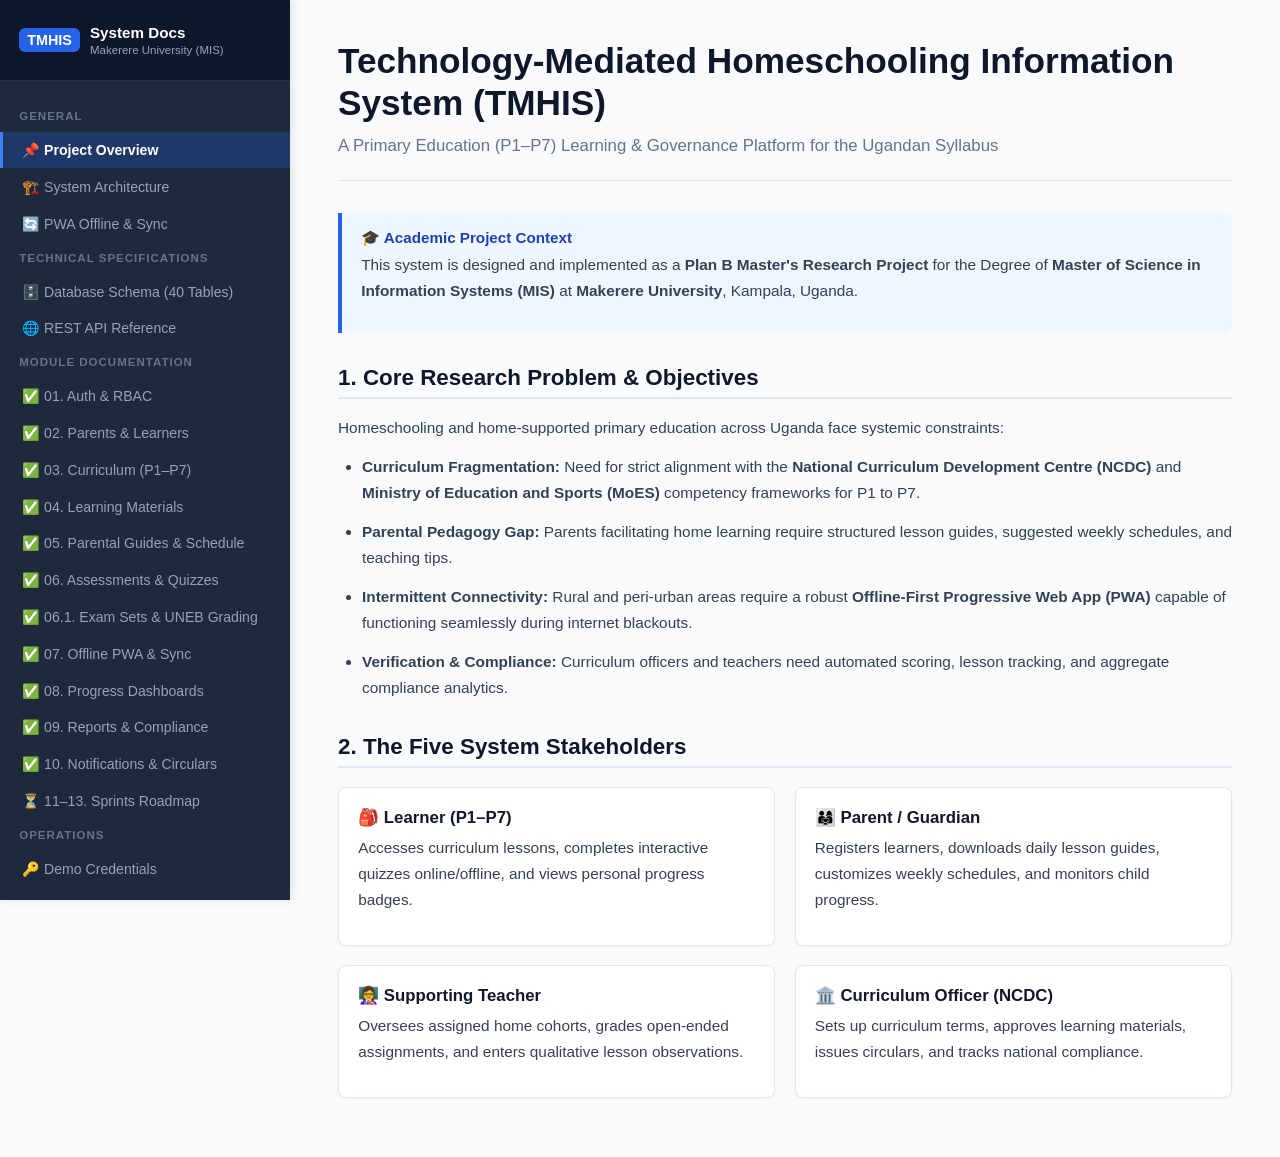
<file: docs/index.html>
<!DOCTYPE html>
<html lang="en">
<head>
    <meta charset="UTF-8">
    <meta name="viewport" content="width=device-width, initial-scale=1.0">
    <title>TMHIS Documentation — Makerere University MIS Project</title>
    <link rel="icon" href="data:image/svg+xml,<svg xmlns=%22http://www.w3.org/2000/svg%22 viewBox=%220 0 100 100%22><text y=%22.9em%22 font-size=%2290%22>📖</text></svg>">
    <style>
        :root {
            --primary: #2563eb;
            --primary-dark: #1d4ed8;
            --primary-light: #eff6ff;
            --secondary: #0f172a;
            --sidebar-bg: #1e293b;
            --sidebar-text: #94a3b8;
            --sidebar-active: #ffffff;
            --sidebar-active-bg: #3b82f6;
            --bg-page: #f8fafc;
            --bg-card: #ffffff;
            --text-main: #1e293b;
            --text-muted: #64748b;
            --border-color: #e2e8f0;
            --code-bg: #0f172a;
            --code-text: #f8fafc;
            --success: #10b981;
            --warning: #f59e0b;
        }

        * {
            box-sizing: border-box;
            margin: 0;
            padding: 0;
            font-family: -apple-system, BlinkMacSystemFont, "Segoe UI", Roboto, Helvetica, Arial, sans-serif;
        }

        body {
            background-color: var(--bg-page);
            color: var(--text-main);
            display: flex;
            min-height: 100vh;
        }

        /* Sidebar */
        aside.sidebar {
            width: 290px;
            background: var(--sidebar-bg);
            color: var(--sidebar-text);
            display: flex;
            flex-direction: column;
            position: fixed;
            top: 0;
            bottom: 0;
            left: 0;
            z-index: 100;
            overflow-y: auto;
            box-shadow: 2px 0 8px rgba(0,0,0,0.1);
        }

        .sidebar-header {
            padding: 1.5rem 1.2rem;
            border-bottom: 1px solid rgba(255,255,255,0.1);
            background: #0f172a;
        }

        .sidebar-brand {
            display: flex;
            align-items: center;
            gap: 10px;
            color: #fff;
            text-decoration: none;
        }

        .sidebar-badge {
            background: #2563eb;
            color: #fff;
            font-weight: 800;
            font-size: 0.9rem;
            padding: 4px 8px;
            border-radius: 6px;
        }

        .sidebar-title {
            font-size: 0.95rem;
            font-weight: 700;
            line-height: 1.2;
        }

        .sidebar-subtitle {
            font-size: 0.72rem;
            color: #94a3b8;
            margin-top: 2px;
        }

        .sidebar-nav {
            padding: 1.2rem 0;
            flex: 1;
        }

        .nav-group-title {
            font-size: 0.72rem;
            text-transform: uppercase;
            letter-spacing: 1px;
            color: #64748b;
            padding: 0.6rem 1.2rem;
            font-weight: 700;
        }

        .nav-link {
            display: flex;
            align-items: center;
            gap: 10px;
            padding: 0.65rem 1.2rem;
            color: var(--sidebar-text);
            text-decoration: none;
            font-size: 0.88rem;
            font-weight: 500;
            transition: all 0.2s;
            border-left: 3px solid transparent;
        }

        .nav-link:hover {
            color: #fff;
            background: rgba(255,255,255,0.05);
        }

        .nav-link.active {
            color: #fff;
            background: rgba(37, 99, 235, 0.25);
            border-left-color: #3b82f6;
            font-weight: 600;
        }

        .sidebar-footer {
            padding: 1.2rem;
            border-top: 1px solid rgba(255,255,255,0.1);
            background: #0f172a;
        }

        .btn-back-app {
            display: flex;
            align-items: center;
            justify-content: center;
            gap: 8px;
            width: 100%;
            padding: 0.6rem;
            background: #2563eb;
            color: #fff;
            text-decoration: none;
            border-radius: 6px;
            font-size: 0.85rem;
            font-weight: 600;
            transition: background 0.2s;
        }
        .btn-back-app:hover { background: #1d4ed8; }

        /* Main Content */
        main.content {
            margin-left: 290px;
            flex: 1;
            padding: 2.5rem 3rem;
            max-width: 1100px;
        }

        .doc-section {
            display: none;
            animation: fadeIn 0.25s ease-in;
        }
        .doc-section.active { display: block; }

        @keyframes fadeIn {
            from { opacity: 0; transform: translateY(6px); }
            to { opacity: 1; transform: translateY(0); }
        }

        /* Typography & Components */
        h1.doc-title {
            font-size: 2.2rem;
            color: var(--secondary);
            margin-bottom: 0.5rem;
            line-height: 1.2;
        }

        .doc-subtitle {
            font-size: 1.05rem;
            color: var(--text-muted);
            margin-bottom: 2rem;
            padding-bottom: 1.2rem;
            border-bottom: 1px solid var(--border-color);
        }

        h2.section-heading {
            font-size: 1.4rem;
            color: var(--secondary);
            margin: 2rem 0 1rem 0;
            padding-bottom: 0.4rem;
            border-bottom: 2px solid #e2e8f0;
            display: flex;
            align-items: center;
            gap: 8px;
        }

        h3.subheading {
            font-size: 1.15rem;
            color: #334155;
            margin: 1.4rem 0 0.6rem 0;
        }

        p, li {
            font-size: 0.96rem;
            line-height: 1.7;
            color: #334155;
            margin-bottom: 0.8rem;
        }

        ul, ol {
            padding-left: 1.5rem;
            margin-bottom: 1rem;
        }

        /* Callout Box */
        .callout {
            background: #eff6ff;
            border-left: 4px solid var(--primary);
            padding: 1rem 1.2rem;
            border-radius: 0 8px 8px 0;
            margin: 1.2rem 0;
        }
        .callout-title {
            font-weight: 700;
            color: #1e40af;
            margin-bottom: 0.3rem;
            font-size: 0.95rem;
        }

        /* Cards & Grids */
        .grid-2 {
            display: grid;
            grid-template-columns: 1fr 1fr;
            gap: 1.2rem;
            margin: 1.2rem 0;
        }

        .card {
            background: var(--bg-card);
            border: 1px solid var(--border-color);
            border-radius: 8px;
            padding: 1.2rem;
            box-shadow: 0 1px 3px rgba(0,0,0,0.05);
        }

        .card h4 {
            font-size: 1.05rem;
            color: var(--secondary);
            margin-bottom: 0.4rem;
        }

        /* Tables */
        .table-responsive {
            overflow-x: auto;
            margin: 1.4rem 0;
            background: #fff;
            border: 1px solid var(--border-color);
            border-radius: 8px;
        }

        table {
            width: 100%;
            border-collapse: collapse;
            font-size: 0.9rem;
            text-align: left;
        }

        th {
            background: #f8fafc;
            padding: 0.8rem 1rem;
            font-weight: 700;
            color: #475569;
            border-bottom: 1px solid var(--border-color);
        }

        td {
            padding: 0.8rem 1rem;
            border-bottom: 1px solid var(--border-color);
            color: #334155;
        }

        tr:last-child td { border-bottom: none; }
        tr:hover { background: #f8fafc; }

        /* Code Blocks */
        pre {
            background: var(--code-bg);
            color: var(--code-text);
            padding: 1.2rem;
            border-radius: 8px;
            overflow-x: auto;
            font-family: Consolas, "Liberation Mono", Courier, monospace;
            font-size: 0.88rem;
            line-height: 1.5;
            margin: 1rem 0;
        }

        code {
            font-family: Consolas, "Liberation Mono", Courier, monospace;
            background: #e2e8f0;
            color: #0f172a;
            padding: 2px 6px;
            border-radius: 4px;
            font-size: 0.88rem;
        }

        pre code {
            background: none;
            color: inherit;
            padding: 0;
        }

        /* Badges */
        .badge {
            display: inline-block;
            font-size: 0.75rem;
            font-weight: 700;
            padding: 3px 8px;
            border-radius: 12px;
            text-transform: uppercase;
        }
        .badge-success { background: #dcfce7; color: #15803d; }
        .badge-pending { background: #fef3c7; color: #b45309; }
        .badge-method { background: #1e40af; color: #fff; padding: 2px 6px; font-size: 0.7rem; border-radius: 4px; }

        /* Mobile Responsive */
        @media (max-width: 900px) {
            aside.sidebar {
                width: 100%;
                height: auto;
                position: relative;
            }
            main.content {
                margin-left: 0;
                padding: 1.5rem;
            }
            body {
                flex-direction: column;
            }
            .grid-2 {
                grid-template-columns: 1fr;
            }
        }
    </style>
</head>
<body>

    <!-- Sidebar Navigation -->
    <aside class="sidebar">
        <div class="sidebar-header">
            <a href="#overview" class="sidebar-brand" onclick="Docs.navigate('overview')">
                <span class="sidebar-badge">TMHIS</span>
                <div>
                    <div class="sidebar-title">System Docs</div>
                    <div class="sidebar-subtitle">Makerere University (MIS)</div>
                </div>
            </a>
        </div>

        <nav class="sidebar-nav">
            <div class="nav-group-title">General</div>
            <a href="#overview" class="nav-link active" onclick="Docs.navigate('overview')">📌 Project Overview</a>
            <a href="#architecture" class="nav-link" onclick="Docs.navigate('architecture')">🏗️ System Architecture</a>
            <a href="#offline-sync" class="nav-link" onclick="Docs.navigate('offline-sync')">🔄 PWA Offline & Sync</a>
            
            <div class="nav-group-title">Technical Specifications</div>
            <a href="#database" class="nav-link" onclick="Docs.navigate('database')">🗄️ Database Schema (40 Tables)</a>
            <a href="#api" class="nav-link" onclick="Docs.navigate('api')">🌐 REST API Reference</a>
            
            <div class="nav-group-title">Module Documentation</div>
            <a href="#mod-01" class="nav-link" onclick="Docs.navigate('mod-01')">✅ 01. Auth & RBAC</a>
            <a href="#mod-02" class="nav-link" onclick="Docs.navigate('mod-02')">✅ 02. Parents & Learners</a>
            <a href="#mod-03" class="nav-link" onclick="Docs.navigate('mod-03')">✅ 03. Curriculum (P1–P7)</a>
            <a href="#mod-04" class="nav-link" onclick="Docs.navigate('mod-04')">✅ 04. Learning Materials</a>
            <a href="#mod-05" class="nav-link" onclick="Docs.navigate('mod-05')">✅ 05. Parental Guides & Schedule</a>
            <a href="#mod-06" class="nav-link" onclick="Docs.navigate('mod-06')">✅ 06. Assessments & Quizzes</a>
            <a href="#mod-06-1" class="nav-link" onclick="Docs.navigate('mod-06-1')">✅ 06.1. Exam Sets & UNEB Grading</a>
            <a href="#mod-07" class="nav-link" onclick="Docs.navigate('mod-07')">✅ 07. Offline PWA & Sync</a>
            <a href="#mod-08" class="nav-link" onclick="Docs.navigate('mod-08')">✅ 08. Progress Dashboards</a>
            <a href="#mod-09" class="nav-link" onclick="Docs.navigate('mod-09')">✅ 09. Reports & Compliance</a>
            <a href="#mod-10" class="nav-link" onclick="Docs.navigate('mod-10')">✅ 10. Notifications & Circulars</a>
            <a href="#mod-roadmap" class="nav-link" onclick="Docs.navigate('mod-roadmap')">⏳ 11–13. Sprints Roadmap</a>
            
            <div class="nav-group-title">Operations</div>
            <a href="#credentials" class="nav-link" onclick="Docs.navigate('credentials')">🔑 Demo Credentials</a>
        </nav>

        <div class="sidebar-footer">
            <a href="/" class="btn-back-app">← Back to TMHIS Web App</a>
        </div>
    </aside>

    <!-- Main Content Area -->
    <main class="content">

        <!-- SECTION: OVERVIEW -->
        <section id="sec-overview" class="doc-section active">
            <h1 class="doc-title">Technology-Mediated Homeschooling Information System (TMHIS)</h1>
            <p class="doc-subtitle">A Primary Education (P1–P7) Learning & Governance Platform for the Ugandan Syllabus</p>

            <div class="callout">
                <div class="callout-title">🎓 Academic Project Context</div>
                <p>This system is designed and implemented as a <strong>Plan B Master's Research Project</strong> for the Degree of <strong>Master of Science in Information Systems (MIS)</strong> at <strong>Makerere University</strong>, Kampala, Uganda.</p>
            </div>

            <h2 class="section-heading">1. Core Research Problem & Objectives</h2>
            <p>Homeschooling and home-supported primary education across Uganda face systemic constraints:</p>
            <ul>
                <li><strong>Curriculum Fragmentation:</strong> Need for strict alignment with the <strong>National Curriculum Development Centre (NCDC)</strong> and <strong>Ministry of Education and Sports (MoES)</strong> competency frameworks for P1 to P7.</li>
                <li><strong>Parental Pedagogy Gap:</strong> Parents facilitating home learning require structured lesson guides, suggested weekly schedules, and teaching tips.</li>
                <li><strong>Intermittent Connectivity:</strong> Rural and peri-urban areas require a robust <strong>Offline-First Progressive Web App (PWA)</strong> capable of functioning seamlessly during internet blackouts.</li>
                <li><strong>Verification & Compliance:</strong> Curriculum officers and teachers need automated scoring, lesson tracking, and aggregate compliance analytics.</li>
            </ul>

            <h2 class="section-heading">2. The Five System Stakeholders</h2>
            <div class="grid-2">
                <div class="card">
                    <h4>🎒 Learner (P1–P7)</h4>
                    <p>Accesses curriculum lessons, completes interactive quizzes online/offline, and views personal progress badges.</p>
                </div>
                <div class="card">
                    <h4>👨‍👩‍👧 Parent / Guardian</h4>
                    <p>Registers learners, downloads daily lesson guides, customizes weekly schedules, and monitors child progress.</p>
                </div>
                <div class="card">
                    <h4>👩‍🏫 Supporting Teacher</h4>
                    <p>Oversees assigned home cohorts, grades open-ended assignments, and enters qualitative lesson observations.</p>
                </div>
                <div class="card">
                    <h4>🏛️ Curriculum Officer (NCDC)</h4>
                    <p>Sets up curriculum terms, approves learning materials, issues circulars, and tracks national compliance.</p>
                </div>
            </div>
        </section>

        <!-- SECTION: ARCHITECTURE -->
        <section id="sec-architecture" class="doc-section">
            <h1 class="doc-title">System Architecture</h1>
            <p class="doc-subtitle">Decoupled API-First Layered Architecture with Offline-First Client Shell</p>

            <h2 class="section-heading">Architectural Overview</h2>
            <pre><code>┌─────────────────────────────────────────────────────────────────────────┐
│                           CLIENT LAYER (PWA)                            │
│                                                                         │
│  ┌───────────────────────┐  ┌────────────────────────────────────────┐  │
│  │    Service Worker     │  │           Application Shell            │  │
│  │ (Cache Storage Assets)│  │      (Responsive Single Page App)      │  │
│  └───────────────────────┘  └────────────────────────────────────────┘  │
│                                                 │                       │
│  ┌──────────────────────────────────────────────┴────────────────────┐  │
│  │                     Client Storage & State Engine                 │  │
│  │  - IndexedDB: Cached lessons, syllabus metadata, quiz questions   │  │
│  │  - Local Sync Queue: Pending offline mutations + UUID keys         │  │
│  │  - Network State Monitor: Automatic reconnection & sync flush     │  │
│  └──────────────────────────────────────┬────────────────────────────┘  │
└─────────────────────────────────────────┼───────────────────────────────┘
                                          │ HTTPS JSON API (REST)
                                          ▼
┌─────────────────────────────────────────────────────────────────────────┐
│                    APPLICATION LAYER (PHP 8.2 MVC)                      │
│                                                                         │
│  ┌───────────────────────────────────────────────────────────────────┐  │
│  │ Middleware Pipeline: Auth (Session/Bearer), RBAC, Rate Limiting   │  │
│  └──────────────────────────────────┬────────────────────────────────┘  │
│                                     ▼                                   │
│  ┌───────────────────────────────────────────────────────────────────┐  │
│  │ Controllers (Route dispatching, Input validation, JSON Responses) │  │
│  └──────────────────────────────────┬────────────────────────────────┘  │
│                                     ▼                                   │
│  ┌───────────────────────────────────────────────────────────────────┐  │
│  │ Domain & Service Logic:                                           │  │
│  │  - Server-Authoritative Auto-Scoring Engine                       │  │
│  │  - Idempotent Sync Processor (UUID de-duplication)                │  │
│  │  - Parent-Child / Teacher-Learner Boundary Authorization          │  │
│  │  - Curriculum Coverage & Compliance Computation                   │  │
│  │  - Comprehensive Audit Logger                                     │  │
│  └──────────────────────────────────┬────────────────────────────────┘  │
│                                     ▼                                   │
│  ┌───────────────────────────────────────────────────────────────────┐  │
│  │ Models & Data Layer (PDO Prepared Statements, ACID Transactions)  │  │
│  └──────────────────────────────────┬────────────────────────────────┘  │
└─────────────────────────────────────┼───────────────────────────────────┘
                                      ▼
                      ┌───────────────────────────────┐
                      │    MySQL 8.0 (InnoDB, JSON)    │
                      └───────────────────────────────┘</code></pre>

            <h2 class="section-heading">Key Backend Design Patterns</h2>
            <ul>
                <li><strong>Front Controller & Dynamic Router:</strong> All requests route through <code>index.php</code> and <code>Router.php</code> with parameter extraction.</li>
                <li><strong>Singleton Database Connection:</strong> Enforces strict PDO prepared statements, UTF-8 charset, and Kampala (+03:00) session timezone.</li>
                <li><strong>Standard Response Formatter:</strong> Unified JSON envelopes with proper HTTP status codes.</li>
                <li><strong>Layered Middleware:</strong> Enforces authentication, role barriers, and rate-limiting before requests reach business logic.</li>
            </ul>
        </section>

        <!-- SECTION: OFFLINE & SYNC -->
        <section id="sec-offline-sync" class="doc-section">
            <h1 class="doc-title">PWA Offline Mode & Sync Protocol</h1>
            <p class="doc-subtitle">Ensuring uninterrupted home education during power and internet outages</p>

            <h2 class="section-heading">1. Service Worker & Application Shell</h2>
            <p>The Service Worker (<code>sw.js</code>) intercepts all asset requests. It uses a <strong>Cache-First with Network Fallback</strong> strategy for UI assets (HTML, CSS, JS, fonts) and a <strong>Network-First with Offline JSON fallback</strong> for API endpoints.</p>

            <h2 class="section-heading">2. IndexedDB Client Storage</h2>
            <p>While offline, the application stores:</p>
            <ul>
                <li>Downloaded P1–P7 lesson text, worksheets, and teacher notes.</li>
                <li>Assessment quizzes and questions.</li>
                <li>Learner answers and offline attempt progress.</li>
                <li>Local FIFO Synchronization Queue.</li>
            </ul>

            <h2 class="section-heading">3. Idempotent Synchronization Algorithm</h2>
            <div class="callout">
                <div class="callout-title">🔒 Idempotency Guarantee</div>
                <p>Every mutation performed offline receives a unique client UUID (<code>client_transaction_uuid</code>). If a network timeout occurs during sync and the client retries, the server recognizes the UUID and returns the previous acknowledgment without duplicate processing.</p>
            </div>

            <ol>
                <li>Client detects internet restoration via <code>window.addEventListener('online')</code>.</li>
                <li>Sync lock is acquired to prevent concurrent sync races.</li>
                <li>Client sends oldest pending queue mutation to <code>/api/sync</code>.</li>
                <li>Server checks UUID in <code>sync_log</code> table:
                    <ul>
                        <li>If processed previously: returns stored ACK immediately.</li>
                        <li>If new: validates payload, verifies authorization, recalculates scores, and commits in an ACID transaction.</li>
                    </ul>
                </li>
                <li>Client receives ACK and removes item from local IndexedDB queue.</li>
            </ol>
        </section>

        <!-- SECTION: DATABASE -->
        <section id="sec-database" class="doc-section">
            <h1 class="doc-title">Database Schema & Dictionary</h1>
            <p class="doc-subtitle">MySQL 8.0 Relational Design with 40 Tables, Foreign Keys, and Views</p>

            <div class="table-responsive">
                <table>
                    <thead>
                        <tr>
                            <th>Category</th>
                            <th>Tables</th>
                            <th>Description</th>
                        </tr>
                    </thead>
                    <tbody>
                        <tr>
                            <td><strong>Identity & RBAC</strong></td>
                            <td><code>users</code>, <code>roles</code>, <code>permissions</code>, <code>role_permissions</code>, <code>user_permissions</code>, <code>password_resets</code></td>
                            <td>Authentication, role mappings, hashed tokens, lockout counters.</td>
                        </tr>
                        <tr>
                            <td><strong>Stakeholders</strong></td>
                            <td><code>parents</code>, <code>learners</code>, <code>teachers</code>, <code>curriculum_officers</code></td>
                            <td>Actor profiles, phone numbers, districts, subject specialties.</td>
                        </tr>
                        <tr>
                            <td><strong>Curriculum (P1–P7)</strong></td>
                            <td><code>classes</code>, <code>subjects</code>, <code>curriculum_terms</code>, <code>lessons</code>, <code>learner_subjects</code></td>
                            <td>Primary classes, subject definitions, lesson competencies.</td>
                        </tr>
                        <tr>
                            <td><strong>Materials & Guides</strong></td>
                            <td><code>learning_materials</code>, <code>material_versions</code>, <code>parental_guides</code>, <code>parental_guide_versions</code></td>
                            <td>Educational assets, version approval workflows, parental walkthroughs.</td>
                        </tr>
                        <tr>
                            <td><strong>Assessments</strong></td>
                            <td><code>assessments</code>, <code>assessment_questions</code>, <code>assessment_options</code>, <code>assessment_attempts</code>, <code>assessment_answers</code>, <code>assessment_results</code></td>
                            <td>Formative & summative tests, auto-scoring, rubrics, question banks.</td>
                        </tr>
                        <tr>
                            <td><strong>Offline & Audit</strong></td>
                            <td><code>devices</code>, <code>sync_queue</code>, <code>sync_log</code>, <code>learning_activities</code>, <code>notifications</code>, <code>messages</code>, <code>message_threads</code>, <code>audit_trail</code></td>
                            <td>Sync tracking with UUID idempotency, activity logs, system audit.</td>
                        </tr>
                    </tbody>
                </table>
            </div>
        </section>

        <!-- SECTION: API REFERENCE -->
        <section id="sec-api" class="doc-section">
            <h1 class="doc-title">REST API Reference</h1>
            <p class="doc-subtitle">Standardized JSON endpoints with role authorization</p>

            <h2 class="section-heading">Standard Response Envelope</h2>
            <pre><code>{
  "success": true,
  "data": { ... },
  "message": "Operation completed successfully.",
  "errors": []
}</code></pre>

            <h2 class="section-heading">Authentication Endpoints</h2>
            <div class="table-responsive">
                <table>
                    <thead>
                        <tr>
                            <th>Method</th>
                            <th>Endpoint</th>
                            <th>Description</th>
                            <th>Auth</th>
                        </tr>
                    </thead>
                    <tbody>
                        <tr>
                            <td><span class="badge badge-method">POST</span></td>
                            <td><code>/api/auth/login</code></td>
                            <td>Email/password sign-in with lockout protection</td>
                            <td>Public</td>
                        </tr>
                        <tr>
                            <td><span class="badge badge-method">POST</span></td>
                            <td><code>/api/auth/register-parent</code></td>
                            <td>Parent self-registration and family initialization</td>
                            <td>Public</td>
                        </tr>
                        <tr>
                            <td><span class="badge badge-method">GET</span></td>
                            <td><code>/api/auth/me</code></td>
                            <td>Retrieve current authenticated user and permissions</td>
                            <td>Bearer / Session</td>
                        </tr>
                        <tr>
                            <td><span class="badge badge-method">POST</span></td>
                            <td><code>/api/auth/logout</code></td>
                            <td>Terminate session and invalidate tokens</td>
                            <td>Bearer / Session</td>
                        </tr>
                        <tr>
                            <td><span class="badge badge-method">POST</span></td>
                            <td><code>/api/auth/forgot-password</code></td>
                            <td>Generate 1-hour single-use password reset token</td>
                            <td>Public</td>
                        </tr>
                        <tr>
                            <td><span class="badge badge-method">POST</span></td>
                            <td><code>/api/auth/reset-password</code></td>
                            <td>Reset password using verified token</td>
                            <td>Public</td>
                        </tr>
                        <tr>
                            <td><span class="badge badge-method">POST</span></td>
                            <td><code>/api/auth/change-password</code></td>
                            <td>Change password with old password verification</td>
                            <td>Bearer / Session</td>
                        </tr>
                        <tr>
                            <td><span class="badge badge-method">POST</span></td>
                            <td><code>/api/auth/update-avatar</code></td>
                            <td>Upload image file (max 4MB) or set URL for user profile photo</td>
                            <td>Bearer / Session</td>
                        </tr>
                        <tr>
                            <td><span class="badge badge-method">POST</span></td>
                            <td><code>/api/auth/update-profile</code></td>
                            <td>Update user full name and role-specific contact details</td>
                            <td>Bearer / Session</td>
                        </tr>
                    </tbody>
                </table>
            </div>

            <h2 class="section-heading">Administration Endpoints</h2>
            <div class="table-responsive">
                <table>
                    <thead>
                        <tr>
                            <th>Method</th>
                            <th>Endpoint</th>
                            <th>Description</th>
                            <th>Required Role</th>
                        </tr>
                    </thead>
                    <tbody>
                        <tr>
                            <td><span class="badge badge-method">GET</span></td>
                            <td><code>/api/admin/users</code></td>
                            <td>Paginated user list with full names, role badges, and status filters</td>
                            <td><code>administrator</code></td>
                        </tr>
                        <tr>
                            <td><span class="badge badge-method">POST</span></td>
                            <td><code>/api/admin/users</code></td>
                            <td>Create teacher, officer, parent, or admin account with full name</td>
                            <td><code>administrator</code></td>
                        </tr>
                        <tr>
                            <td><span class="badge badge-method">GET</span></td>
                            <td><code>/api/admin/users/{id}</code></td>
                            <td>Retrieve detailed user account and actor profile attributes</td>
                            <td><code>administrator</code></td>
                        </tr>
                        <tr>
                            <td><span class="badge badge-method">PUT</span></td>
                            <td><code>/api/admin/users/{id}</code></td>
                            <td>Edit user information, status, and role profile details</td>
                            <td><code>administrator</code></td>
                        </tr>
                        <tr>
                            <td><span class="badge badge-method">PATCH</span></td>
                            <td><code>/api/admin/users/{id}/status</code></td>
                            <td>Set user status (active, suspended, inactive)</td>
                            <td><code>administrator</code></td>
                        </tr>
                        <tr>
                            <td><span class="badge badge-method">POST</span></td>
                            <td><code>/api/admin/users/{id}/reset-password</code></td>
                            <td>Immediately override and reset user password with audit log</td>
                            <td><code>administrator</code></td>
                        </tr>
                        <tr>
                            <td><span class="badge badge-method">POST</span></td>
                            <td><code>/api/admin/users/{id}/unlock</code></td>
                            <td>Unlock account locked from consecutive failed login attempts</td>
                            <td><code>administrator</code></td>
                        </tr>
                        <!-- Module 02: Parents & Learners -->
                        <tr>
                            <td><span class="badge badge-method">GET</span></td>
                            <td><code>/api/parent/classes</code></td>
                            <td>List primary school classes (P1–P7) with age guidelines & subject counts</td>
                            <td><code>parent</code>, <code>admin</code>, <code>officer</code></td>
                        </tr>
                        <tr>
                            <td><span class="badge badge-method">GET</span></td>
                            <td><code>/api/parent/learners</code></td>
                            <td>List registered home learners with class, age, and active subject counts</td>
                            <td><code>parent</code>, <code>admin</code>, <code>teacher</code></td>
                        </tr>
                        <tr>
                            <td><span class="badge badge-method">POST</span></td>
                            <td><code>/api/parent/learners</code></td>
                            <td>Register new child, enforce duplicate guard, and auto-allocate class subjects</td>
                            <td><code>parent</code>, <code>admin</code></td>
                        </tr>
                        <tr>
                            <td><span class="badge badge-method">GET</span></td>
                            <td><code>/api/parent/learners/{id}</code></td>
                            <td>Retrieve complete learner profile, enrolled subjects & weekly hours</td>
                            <td><code>parent</code> (owner), <code>admin</code></td>
                        </tr>
                        <tr>
                            <td><span class="badge badge-method">PUT</span></td>
                            <td><code>/api/parent/learners/{id}</code></td>
                            <td>Update child demographics, photo URL, special needs, or promote class (auto re-align subjects)</td>
                            <td><code>parent</code> (owner), <code>admin</code></td>
                        </tr>
                        <tr>
                            <td><span class="badge badge-method">POST</span></td>
                            <td><code>/api/parent/learners/{id}/avatar</code></td>
                            <td>Upload student photo (JPG/PNG/WEBP/GIF $\le$ 4MB), save to uploads, update learner & sync linked user</td>
                            <td><code>parent</code> (owner), <code>admin</code></td>
                        </tr>
                        <tr>
                            <td><span class="badge badge-method">PATCH</span></td>
                            <td><code>/api/parent/learners/{id}/status</code></td>
                            <td>Deactivate / activate learner preserving historical progress</td>
                            <td><code>parent</code> (owner), <code>admin</code></td>
                        </tr>
                        <tr>
                            <td><span class="badge badge-method">POST</span></td>
                            <td><code>/api/parent/learners/{id}/create-login</code></td>
                            <td>Generate standalone student credentials for upper primary learners (P4–P7)</td>
                            <td><code>parent</code> (owner), <code>admin</code></td>
                        </tr>
                        <tr>
                            <td><span class="badge badge-method">GET</span></td>
                            <td><code>/api/parent/profile</code></td>
                            <td>Fetch parent extended homeschooling family demographics (NIN, District, Experience)</td>
                            <td><code>parent</code></td>
                        </tr>
                        <tr>
                            <td><span class="badge badge-method">PUT</span></td>
                            <td><code>/api/parent/profile</code></td>
                            <td>Update parent homeschooling household profile</td>
                            <td><code>parent</code></td>
                        </tr>
                        <!-- Module 03: Curriculum Management (P1–P7) -->
                        <tr>
                            <td><span class="badge badge-method">GET</span></td>
                            <td><code>/api/curriculum/classes</code></td>
                            <td>List all primary school classes (P1–P7) with subject counts, lesson counts, and weekly hours</td>
                            <td>Authenticated (All roles)</td>
                        </tr>
                        <tr>
                            <td><span class="badge badge-method">GET</span></td>
                            <td><code>/api/curriculum/classes/{id}/subjects</code></td>
                            <td>List active curriculum subjects under a primary class with lesson counts</td>
                            <td>Authenticated (All roles)</td>
                        </tr>
                        <tr>
                            <td><span class="badge badge-method">GET</span></td>
                            <td><code>/api/curriculum/subjects/{id}</code></td>
                            <td>Retrieve single subject details, weekly hours, and description</td>
                            <td>Authenticated (All roles)</td>
                        </tr>
                        <tr>
                            <td><span class="badge badge-method">GET</span></td>
                            <td><code>/api/curriculum/subjects/{id}/lessons</code></td>
                            <td>Retrieve ordered, sequenced lessons for a subject with search query & status filters</td>
                            <td>Authenticated (All roles)</td>
                        </tr>
                        <tr>
                            <td><span class="badge badge-method">GET</span></td>
                            <td><code>/api/curriculum/lessons/{id}</code></td>
                            <td>Retrieve single lesson with duration, objectives, and NCDC syllabus version</td>
                            <td>Authenticated (All roles)</td>
                        </tr>
                        <tr>
                            <td><span class="badge badge-method">POST</span></td>
                            <td><code>/api/officer/subjects</code></td>
                            <td>Create new curriculum subject with class allocation, weekly hours, and language</td>
                            <td><code>curriculum_officer</code>, <code>administrator</code></td>
                        </tr>
                        <tr>
                            <td><span class="badge badge-method">PUT</span></td>
                            <td><code>/api/officer/subjects/{id}</code></td>
                            <td>Update curriculum subject metadata, hours, and description</td>
                            <td><code>curriculum_officer</code>, <code>administrator</code></td>
                        </tr>
                        <tr>
                            <td><span class="badge badge-method">POST</span></td>
                            <td><code>/api/officer/lessons</code></td>
                            <td>Create sequenced lesson with auto-sequence numbering and class consistency check</td>
                            <td><code>curriculum_officer</code>, <code>administrator</code></td>
                        </tr>
                        <tr>
                            <td><span class="badge badge-method">PUT</span></td>
                            <td><code>/api/officer/lessons/{id}</code></td>
                            <td>Update lesson title, duration minutes, version tag, and competencies</td>
                            <td><code>curriculum_officer</code>, <code>administrator</code></td>
                        </tr>
                        <tr>
                            <td><span class="badge badge-method">POST</span></td>
                            <td><code>/api/officer/lessons/{id}/retire</code></td>
                            <td>Toggle soft-retirement status of a lesson (active / retired)</td>
                            <td><code>curriculum_officer</code>, <code>administrator</code></td>
                        </tr>
                        <tr>
                            <td><span class="badge badge-method">POST</span></td>
                            <td><code>/api/officer/lessons/reorder</code></td>
                            <td>Batch reorder sequence numbers for all lessons within a subject</td>
                            <td><code>curriculum_officer</code>, <code>administrator</code></td>
                        </tr>
                    </tbody>
                </table>
            </div>
        </section>

        <!-- SECTION: MODULE 01 -->
        <section id="sec-mod-01" class="doc-section">
            <h1 class="doc-title">Module 01: Authentication, Users & RBAC</h1>
            <p class="doc-subtitle">Status: <span class="badge badge-success">Completed & Tested</span></p>

            <h2 class="section-heading">1. Implementation Summary</h2>
            <ul>
                <li><strong>Role-Based Access Control (RBAC):</strong> Strict 5-role hierarchy (<code>administrator</code>, <code>curriculum_officer</code>, <code>teacher</code>, <code>parent</code>, <code>learner</code>) enforced at both API route middleware and UI rendering layers.</li>
                <li><strong>Session & Security Governance:</strong> Password hashing via <code>PASSWORD_BCRYPT</code> (cost factor 12), time-limited single-use password reset tokens (60 min expiry), and progressive account lockout after 5 consecutive failed login attempts.</li>
                <li><strong>Administrative User Management:</strong> Dedicated administrative control center supporting account creation, status toggles (active, suspended, inactive), role changes, and immediate password reset overrides with audit logging.</li>
                <li><strong>Immutable Audit Logging:</strong> Structured security audit trail capturing user IDs, target IDs, action codes, IP addresses, and before/after metadata snapshots for governance compliance.</li>
            </ul>

            <h2 class="section-heading">2. Verification & Automated Test Suite</h2>
            <p>Run the Module 01 automated test runner (19/19 tests passing):</p>
            <pre><code>php tests/test_sprint0_sprint1.php</code></pre>
        </section>

        <!-- SECTION: MODULE 02 -->
        <section id="sec-mod-02" class="doc-section">
            <h1 class="doc-title">Module 02: Parent, Family & Learner Management</h1>
            <p class="doc-subtitle">Status: <span class="badge badge-success">Completed & Tested</span></p>

            <h2 class="section-heading">1. Implementation Summary</h2>
            <ul>
                <li><strong>Ugandan Primary Curriculum (NCDC P1–P7) Subjects Seeding:</strong> All 53 national standard subjects for Primary 1 through Primary 7 seeded into database with weekly hours, instruction language, and subject codes.</li>
                <li><strong>Student Photographs & Circular Avatars:</strong> Full support for uploading high-resolution learner photographs (JPG, PNG, WEBP, GIF, SVG $\le$ 4MB) during registration and editing with real-time circular preview, graceful fallback initials, and automated topbar avatar synchronization for linked student user accounts.</li>
                <li><strong>Automatic Subject Allocation:</strong> When a child is registered into any class (P1–P7), all active syllabus subjects for that class are automatically enrolled in <code>learner_subjects</code> in a single database transaction.</li>
                <li><strong>Religious Education Customization:</strong> Supports selecting <strong>Christian Religious Education (CRE)</strong> vs. <strong>Islamic Religious Education (IRE)</strong> tracks upon enrollment.</li>
                <li><strong>Duplicate Learner Guard:</strong> Strict multi-column uniqueness check on <code>(parent_id, full_name, date_of_birth)</code> preventing accidental duplicate registrations while permitting same names under different families.</li>
                <li><strong>Special Learning Needs Accommodations:</strong> Structured capture of accommodations (extra quiz time, high-contrast visual aids, dyscalculia support) to automatically feed downstream lesson delivery and assessment timers.</li>
                <li><strong>Class Level Promotion & Realignment:</strong> Promoting a child from e.g. P3 to P4 seamlessly deactivates old subjects and auto-enrolls new class subjects while preserving historical records.</li>
                <li><strong>Optional Standalone Student Login:</strong> Parents can provision independent login credentials (role: <code>learner</code>) for upper primary children (P4–P7) to complete quizzes and read lessons independently.</li>
                <li><strong>Multi-Tenant Data Isolation:</strong> Parents are strictly restricted to their own children; teachers access assigned cohorts; administrators maintain global audit oversight.</li>
                <li><strong>Parent Extended Profile:</strong> Management of Ugandan National ID (NIN), District, Household Size, and Homeschooling Experience level.</li>
            </ul>

            <h2 class="section-heading">2. Verification & Automated Test Suite</h2>
            <p>Run the Module 02 automated test runner (15/15 tests passing):</p>
            <pre><code>php tests/test_sprint2_learners.php</code></pre>
        </section>

        <!-- SECTION: MODULE 03 -->
        <section id="sec-mod-03" class="doc-section">
            <h1 class="doc-title">Module 03: Curriculum Management (P1–P7)</h1>
            <p class="doc-subtitle">Status: <span class="badge badge-success">Completed & Verified (15/15 Tests Passing)</span></p>

            <div class="callout" style="margin: 1.25rem 0;">
                <div class="callout-title">🇺🇬 Uganda National Curriculum Alignment</div>
                <p>This module implements the <strong>National Curriculum Development Centre (NCDC)</strong> and <strong>Ministry of Education and Sports (MoES)</strong> Primary School Competency-Based Curriculum framework, spanning all 7 primary school grades (Primary One through Primary Seven).</p>
            </div>

            <h2 class="section-heading">1. Pedagogical Cycle & Curriculum Architecture</h2>
            <p>The TMHIS curriculum engine models the distinct pedagogical divisions of the Ugandan primary education cycle:</p>
            
            <div class="table-responsive" style="margin: 1rem 0;">
                <table>
                    <thead>
                        <tr>
                            <th>Phase</th>
                            <th>Class Levels</th>
                            <th>Age Guideline</th>
                            <th>Instruction Language</th>
                            <th>Pedagogical Focus & Core Subjects</th>
                        </tr>
                    </thead>
                    <tbody>
                        <tr>
                            <td><strong>Lower Primary (Thematic)</strong></td>
                            <td>Primary 1 – Primary 3 (P1–P3)</td>
                            <td>6 – 9 years</td>
                            <td>Local Language / English</td>
                            <td>Thematic learning (School, Home, Community, Health, Weather), Literacy 1 & 2, Mathematics & Numeracy, Local Language (e.g. Luganda), Religious Education (CRE/IRE), and CAPE.</td>
                        </tr>
                        <tr>
                            <td><strong>Transition Year</strong></td>
                            <td>Primary 4 (P4)</td>
                            <td>9 – 10 years</td>
                            <td>English Language</td>
                            <td>Transition from thematic instruction to structured subject areas: English, Mathematics, Integrated Science, Social Studies (SST), Religious Education, and Kiswahili.</td>
                        </tr>
                        <tr>
                            <td><strong>Upper Primary (Subject-Based)</strong></td>
                            <td>Primary 5 – Primary 7 (P5–P7)</td>
                            <td>10 – 13+ years</td>
                            <td>English Language</td>
                            <td>Advanced subject competencies preparing for national Primary Leaving Examinations (PLE): English, Mathematics, Integrated Science, Social Studies, CRE/IRE, and Kiswahili.</td>
                        </tr>
                    </tbody>
                </table>
            </div>

            <h2 class="section-heading">2. Implemented Features & Technical Architecture</h2>
            <ul>
                <li><strong>NCDC Syllabus Seeding (Version <code>NCDC-2026.1</code>):</strong> Seeded <strong>224 active, sequenced lessons</strong> across 53+ subjects for all 7 primary classes, complete with duration, version identifiers, and competency-based milestone statements.</li>
                <li><strong>Strict Class-Subject Consistency Guard:</strong> Database and API enforcement guarantees that every lesson belongs strictly to the same class level as its parent subject (<code>lesson.class_id === subject.class_id</code>), preventing cross-level anomalies.</li>
                <li><strong>Learner Curriculum Boundary Isolation:</strong> Strict boundary isolation ensuring that learners enrolled in a specific class (e.g., P4) cannot access or leak lessons and quizzes from other classes (e.g., P5), verified by automated security tests.</li>
                <li><strong>Collision-Free Sequence Reordering:</strong> Two-phase batch sequence reordering with offset shifting (`UPDATE ... SET sequence_number = sequence_number + 100000`), guaranteeing zero unique constraint collisions on <code>(subject_id, sequence_number)</code> during lesson moves.</li>
                <li><strong>Soft-Retirement & Historical Data Preservation:</strong> Deprecating outdated or superseded lessons marks them as <code>retired</code> while preserving learner historical quiz scores, progress logs, and audit trails.</li>
                <li><strong>Officer & Administrator Authoring Suite:</strong> Intuitive authoring modals in the PWA enabling curriculum officers to create/update subjects, add/edit sequenced lessons, modify durations, and reorder teaching pathways.</li>
                <li><strong>Real-Time PWA Curriculum Explorer:</strong> User-friendly interface with class-level tabs (P1–P7), subject cards with weekly hours, sequenced lesson timelines, and instant keyword searching across topics and competencies.</li>
            </ul>

            <h2 class="section-heading">3. Module 03 REST Endpoints Reference</h2>
            <div class="table-responsive">
                <table>
                    <thead>
                        <tr>
                            <th>Method</th>
                            <th>Endpoint Route</th>
                            <th>Purpose & Description</th>
                            <th>Access Control (RBAC)</th>
                        </tr>
                    </thead>
                    <tbody>
                        <tr>
                            <td><span class="badge badge-method">GET</span></td>
                            <td><code>/api/curriculum/classes</code></td>
                            <td>List all primary classes (P1–P7) with subject counts, lesson counts, and total weekly hours</td>
                            <td>Authenticated (All roles)</td>
                        </tr>
                        <tr>
                            <td><span class="badge badge-method">GET</span></td>
                            <td><code>/api/curriculum/classes/{id}/subjects</code></td>
                            <td>List active curriculum subjects under a primary class with lesson counts</td>
                            <td>Authenticated (All roles)</td>
                        </tr>
                        <tr>
                            <td><span class="badge badge-method">GET</span></td>
                            <td><code>/api/curriculum/subjects/{id}</code></td>
                            <td>Retrieve metadata, weekly hours, and description for a single subject</td>
                            <td>Authenticated (All roles)</td>
                        </tr>
                        <tr>
                            <td><span class="badge badge-method">GET</span></td>
                            <td><code>/api/curriculum/subjects/{id}/lessons</code></td>
                            <td>Retrieve ordered, sequenced lessons with live search queries & status filters</td>
                            <td>Authenticated (All roles)</td>
                        </tr>
                        <tr>
                            <td><span class="badge badge-method">GET</span></td>
                            <td><code>/api/curriculum/lessons/{id}</code></td>
                            <td>Retrieve single lesson with duration, objectives, and NCDC syllabus version</td>
                            <td>Authenticated (All roles)</td>
                        </tr>
                        <tr>
                            <td><span class="badge badge-method">POST</span></td>
                            <td><code>/api/officer/subjects</code></td>
                            <td>Create new curriculum subject with class allocation, weekly hours, and language</td>
                            <td><code>curriculum_officer</code>, <code>administrator</code></td>
                        </tr>
                        <tr>
                            <td><span class="badge badge-method">PUT</span></td>
                            <td><code>/api/officer/subjects/{id}</code></td>
                            <td>Update curriculum subject metadata, hours, and description</td>
                            <td><code>curriculum_officer</code>, <code>administrator</code></td>
                        </tr>
                        <tr>
                            <td><span class="badge badge-method">POST</span></td>
                            <td><code>/api/officer/lessons</code></td>
                            <td>Create sequenced lesson with auto-sequence numbering and class consistency check</td>
                            <td><code>curriculum_officer</code>, <code>administrator</code></td>
                        </tr>
                        <tr>
                            <td><span class="badge badge-method">PUT</span></td>
                            <td><code>/api/officer/lessons/{id}</code></td>
                            <td>Update lesson title, duration minutes, version tag, and competencies</td>
                            <td><code>curriculum_officer</code>, <code>administrator</code></td>
                        </tr>
                        <tr>
                            <td><span class="badge badge-method">POST</span></td>
                            <td><code>/api/officer/lessons/{id}/retire</code></td>
                            <td>Toggle soft-retirement status of a lesson (active / retired)</td>
                            <td><code>curriculum_officer</code>, <code>administrator</code></td>
                        </tr>
                        <!-- Module 04: Learning Materials & Digital Content Delivery -->
                        <tr>
                            <td><span class="badge badge-method">GET</span></td>
                            <td><code>/api/materials</code></td>
                            <td>List learning materials with filters (class, subject, lesson, type, status, search, pagination)</td>
                            <td>Authenticated (All roles)</td>
                        </tr>
                        <tr>
                            <td><span class="badge badge-method">GET</span></td>
                            <td><code>/api/materials/{id}</code></td>
                            <td>Retrieve material metadata with full version audit trail and SHA-256 hashes</td>
                            <td>Authenticated (All roles)</td>
                        </tr>
                        <tr>
                            <td><span class="badge badge-method">GET</span></td>
                            <td><code>/api/materials/{id}/download</code></td>
                            <td>Securely stream or download digital asset file (up to 300 MB)</td>
                            <td>Authenticated (All roles)</td>
                        </tr>
                        <tr>
                            <td><span class="badge badge-method">POST</span></td>
                            <td><code>/api/officer/materials</code></td>
                            <td>Upload new digital learning asset (up to 300 MB) with server MIME check and SHA-256 checksum</td>
                            <td><code>curriculum_officer</code>, <code>administrator</code></td>
                        </tr>
                        <tr>
                            <td><span class="badge badge-method">PUT</span></td>
                            <td><code>/api/officer/materials/{id}</code></td>
                            <td>Update material title, description, type, and lesson mapping</td>
                            <td><code>curriculum_officer</code>, <code>administrator</code></td>
                        </tr>
                        <tr>
                            <td><span class="badge badge-method">POST</span></td>
                            <td><code>/api/officer/materials/{id}/new-version</code></td>
                            <td>Upload revised file edition (up to 300 MB), computing SHA-256 and incrementing version</td>
                            <td><code>curriculum_officer</code>, <code>administrator</code></td>
                        </tr>
                        <tr>
                            <td><span class="badge badge-method">POST</span></td>
                            <td><code>/api/officer/materials/{id}/submit</code></td>
                            <td>Submit draft material for formal curriculum review</td>
                            <td><code>curriculum_officer</code>, <code>administrator</code></td>
                        </tr>
                        <tr>
                            <td><span class="badge badge-method">POST</span></td>
                            <td><code>/api/officer/materials/{id}/approve</code></td>
                            <td>Approve and publish material for national homeschool distribution</td>
                            <td><code>curriculum_officer</code>, <code>administrator</code></td>
                        </tr>
                        <tr>
                            <td><span class="badge badge-method">POST</span></td>
                            <td><code>/api/officer/materials/{id}/retire</code></td>
                            <td>Toggle active / retired lifecycle status</td>
                            <td><code>curriculum_officer</code>, <code>administrator</code></td>
                        </tr>
                    </tbody>
                </table>
            </div>
        </section>

        <!-- SECTION: MODULE 01 -->
        <section id="sec-mod-01" class="doc-section">
            <h1 class="doc-title">Module 01: Authentication, User Accounts & RBAC</h1>
            <p class="doc-subtitle">Identity verification, password governance, and role-based access control</p>
            <div class="callout"><div class="callout-title">Sprint 1 Status: Completed ✅</div><p>19 automated test assertions passing.</p></div>
        </section>

        <!-- SECTION: MODULE 02 -->
        <section id="sec-mod-02" class="doc-section">
            <h1 class="doc-title">Module 02: Parent, Family & Learner Management</h1>
            <p class="doc-subtitle">Household onboarding, child enrollment, student photos, and upper primary logins</p>
            <div class="callout"><div class="callout-title">Sprint 2 Status: Completed ✅</div><p>15 automated test assertions passing.</p></div>
        </section>

        <!-- SECTION: MODULE 03 -->
        <section id="sec-mod-03" class="doc-section">
            <h1 class="doc-title">Module 03: Curriculum Management (P1–P7) & Sequenced Lessons</h1>
            <p class="doc-subtitle">National Curriculum Development Centre (NCDC) Syllabus Architecture</p>

            <div class="callout">
                <div class="callout-title">Sprint 3 Status: Completed ✅</div>
                <p>Curriculum class scaffolding (P1–P7), subject allocations, sequenced lessons, competency framework, and reordering engine are active and validated.</p>
            </div>

            <h2 class="section-heading">1. Architectural Principles</h2>
            <p>Module 03 implements Uganda's national primary curriculum standard with the following guarantees:</p>
            <ul>
                <li><strong>Strict Hierarchy:</strong> Every curriculum unit is strictly bound: <code>Class (P1–P7) &rarr; Subject &rarr; Sequenced Lesson</code>.</li>
                <li><strong>Class Consistency Validation:</strong> Subject creation and lesson allocation prevent cross-class contamination.</li>
                <li><strong>Sequential Numbering:</strong> Lessons within each subject are sequentially ordered (<code>#1, #2, #3...</code>) with gapless reordering.</li>
                <li><strong>Soft Lifecycle Retirement:</strong> Curriculum revisions preserve historical learner completion records.</li>
            </ul>

            <h2 class="section-heading">2. Verification & Automated Tests</h2>
            <pre><code>php tests/test_sprint3_curriculum.php</code></pre>
        </section>

        <!-- SECTION: MODULE 04 -->
        <section id="sec-mod-04" class="doc-section">
            <h1 class="doc-title">Module 04: Learning Materials & Digital Content Delivery</h1>
            <p class="doc-subtitle">Multi-Format Digital Assets • 300 MB High-Capacity Uploads • Cryptographic SHA-256 Versioning</p>

            <div class="callout">
                <div class="callout-title">Sprint 4 Status: Completed ✅</div>
                <p>High-capacity upload engine (expanded to <strong>300 MB</strong>), non-destructive SHA-256 versioning engine, multi-format media streaming (PDF, DOCX, MP4, WebM, MP3, WAV, PNG, SVG, ZIP), curriculum hierarchy delivery boundaries, and full lifecycle approval workflow are active and verified across 15/15 test assertions.</p>
            </div>

            <h2 class="section-heading">1. Core Architectural Capabilities</h2>
            <div style="display:grid; grid-template-columns: repeat(auto-fit, minmax(280px, 1fr)); gap:1rem; margin-top:1rem;">
                <div class="card" style="padding:1.2rem;">
                    <h3 style="font-size:1.05rem; margin-top:0;">📦 300 MB Upload Engine</h3>
                    <p style="font-size:0.88rem; color:var(--text-muted); margin-top:4px;">
                        Configured via <code>.user.ini</code> with <code>upload_max_filesize = 300M</code>, <code>post_max_size = 310M</code>, and <code>memory_limit = 768M</code>. Enforced server-side with strict MIME inspection via <code>finfo</code>.
                    </p>
                </div>
                <div class="card" style="padding:1.2rem;">
                    <h3 style="font-size:1.05rem; margin-top:0;">🛡️ Cryptographic SHA-256 Versioning</h3>
                    <p style="font-size:0.88rem; color:var(--text-muted); margin-top:4px;">
                        Non-destructive versioning engine stores every revision in <code>material_versions</code> with cryptographic SHA-256 checksums, preventing tampering and preserving historical lesson integrity.
                    </p>
                </div>
                <div class="card" style="padding:1.2rem;">
                    <h3 style="font-size:1.05rem; margin-top:0;">🎬 Multi-Format Media Delivery</h3>
                    <p style="font-size:0.88rem; color:var(--text-muted); margin-top:4px;">
                        Native support for <strong>Text/Documents</strong> (PDF, DOCX, EPUB), <strong>Video</strong> (MP4, WebM), <strong>Audio</strong> (MP3, WAV), <strong>Visuals</strong> (PNG, JPG, SVG), and <strong>Interactive</strong> modules (HTML5, ZIP).
                    </p>
                </div>
                <div class="card" style="padding:1.2rem;">
                    <h3 style="font-size:1.05rem; margin-top:0;">🏫 Delivery Boundary Isolation</h3>
                    <p style="font-size:0.88rem; color:var(--text-muted); margin-top:4px;">
                        Strict class-subject-lesson boundary alignment guarantees that homeschooling learners only receive syllabus materials approved for their specific primary grade.
                    </p>
                </div>
            </div>

            <h2 class="section-heading">2. Lifecycle Approval State Machine</h2>
            <p>Every digital syllabus asset progresses through a formal MoES review pipeline:</p>
            <div style="background:var(--bg-card); padding:1rem; border-radius:var(--radius-md); border:1px solid var(--border-color); font-family:monospace; font-size:0.9rem; margin-bottom:1.5rem;">
                [Draft (📝)] &rarr; [Submitted for Review (⏳)] &rarr; [Approved & Published (✅)] &rarr; [Soft-Retired (🚫)]
            </div>

            <h2 class="section-heading">3. Module 04 REST API Endpoints</h2>
            <div class="table-responsive">
                <table>
                    <thead>
                        <tr>
                            <th>Method</th>
                            <th>Endpoint</th>
                            <th>Description</th>
                            <th>Access Scope</th>
                        </tr>
                    </thead>
                    <tbody>
                        <tr>
                            <td><span class="badge badge-method">GET</span></td>
                            <td><code>/api/materials</code></td>
                            <td>List learning materials with filters (class_id, subject_id, lesson_id, type, status, search, page, limit)</td>
                            <td>Authenticated (All roles)</td>
                        </tr>
                        <tr>
                            <td><span class="badge badge-method">GET</span></td>
                            <td><code>/api/materials/{id}</code></td>
                            <td>Retrieve material metadata, file details, and complete SHA-256 version audit history</td>
                            <td>Authenticated (All roles)</td>
                        </tr>
                        <tr>
                            <td><span class="badge badge-method">GET</span></td>
                            <td><code>/api/materials/{id}/download</code></td>
                            <td>Stream or download physical asset file with correct Content-Type & Content-Disposition</td>
                            <td>Authenticated (All roles)</td>
                        </tr>
                        <tr>
                            <td><span class="badge badge-method">POST</span></td>
                            <td><code>/api/officer/materials</code></td>
                            <td>Upload new digital learning asset (up to 300 MB) with server-side finfo MIME check and SHA-256 checksum calculation</td>
                            <td><code>curriculum_officer</code>, <code>administrator</code></td>
                        </tr>
                        <tr>
                            <td><span class="badge badge-method">PUT</span></td>
                            <td><code>/api/officer/materials/{id}</code></td>
                            <td>Update material title, description, type, and lesson alignment</td>
                            <td><code>curriculum_officer</code>, <code>administrator</code></td>
                        </tr>
                        <tr>
                            <td><span class="badge badge-method">POST</span></td>
                            <td><code>/api/officer/materials/{id}/new-version</code></td>
                            <td>Upload revised file edition (up to 300 MB), computing new SHA-256 hash, logging changelog notes, and incrementing version</td>
                            <td><code>curriculum_officer</code>, <code>administrator</code></td>
                        </tr>
                        <tr>
                            <td><span class="badge badge-method">POST</span></td>
                            <td><code>/api/officer/materials/{id}/submit</code></td>
                            <td>Transition draft material to submitted status for formal curriculum officer review</td>
                            <td><code>curriculum_officer</code>, <code>administrator</code></td>
                        </tr>
                        <tr>
                            <td><span class="badge badge-method">POST</span></td>
                            <td><code>/api/officer/materials/{id}/approve</code></td>
                            <td>Approve and publish material for national homeschool distribution</td>
                            <td><code>curriculum_officer</code>, <code>administrator</code></td>
                        </tr>
                        <tr>
                            <td><span class="badge badge-method">POST</span></td>
                            <td><code>/api/officer/materials/{id}/retire</code></td>
                            <td>Soft-retire or reactivate learning material, preserving historical learner progress</td>
                            <td><code>curriculum_officer</code>, <code>administrator</code></td>
                        </tr>
                    </tbody>
                </table>
            </div>

            <h2 class="section-heading">4. Verification & Automated Test Suite</h2>
            <p>Run the Module 04 automated test runner (15/15 tests passing):</p>
            <pre><code>php tests/test_sprint4_materials.php</code></pre>
            <p style="margin-top: 0.5rem;">To verify the complete regression test suite across Sprint 0, 1, 2, 3, and 4 (64/64 tests passing):</p>
            <pre><code>php tests/test_sprint0_sprint1.php && php tests/test_sprint2_learners.php && php tests/test_sprint3_curriculum.php && php tests/test_sprint4_materials.php</code></pre>
        </section>

        <!-- SECTION: MODULE 05 -->
        <section id="sec-mod-05" class="doc-section">
            <h1 class="doc-title">Module 05: Parental Guides & Flexible Scheduling</h1>
            <p class="doc-subtitle">Structured Pedagogical Guidance • Ugandan 3-Term Calendar Integration • Explainable Syllabus Pacing • Non-Destructive Versioning</p>

            <div class="callout">
                <div class="callout-title">Sprint 5 Status: Completed & Verified ✅</div>
                <p>Parental guide authoring and editorial review pipeline, target parent education level calibration (Basic, Intermediate, Advanced), Ugandan 3-term academic calendar integration (<code>curriculum_terms</code>), <strong>7-day Weekly Timetable</strong>, <strong>Monthly Calendar Planner</strong>, <strong>12-Week Termly Syllabus Roadmap</strong>, <strong>1-Click Auto-Preplan Engine</strong>, explainable rule-based next-lesson suggestions, and printable/PDF exports are active and verified across <strong>13/13 automated tests</strong> (81/81 cumulative regression).</p>
            </div>

            <h2 class="section-heading">1. Core Architectural Capabilities</h2>
            <div style="display:grid; grid-template-columns: repeat(auto-fit, minmax(280px, 1fr)); gap:1rem; margin-top:1rem;">
                <div class="card" style="padding:1.2rem;">
                    <h3 style="font-size:1.05rem; margin-top:0;">🎯 Parent Complexity Calibration</h3>
                    <p style="font-size:0.88rem; color:var(--text-muted); margin-top:4px;">
                        Guides are tailored for three distinct parent education levels: <strong>Basic</strong> (foundational steps, local household props), <strong>Intermediate</strong> (structured textbook exercises), and <strong>Advanced</strong> (deep analytical rigor and PLE preparation).
                    </p>
                </div>
                <div class="card" style="padding:1.2rem;">
                    <h3 style="font-size:1.05rem; margin-top:0;">🗓️ Multi-Tier Scheduling Suite</h3>
                    <p style="font-size:0.88rem; color:var(--text-muted); margin-top:4px;">
                        Unified planning across <strong>Weekly Timetable (7-day grid)</strong>, <strong>Monthly Calendar (full month with slot chips)</strong>, and <strong>12-Week Termly Syllabus Roadmap</strong> with 1-click <strong>Auto-Preplan Engine</strong> that distributes milestones across weekdays.
                    </p>
                </div>
                <div class="card" style="padding:1.2rem;">
                    <h3 style="font-size:1.05rem; margin-top:0;">💡 Explainable Next-Lesson Signals</h3>
                    <p style="font-size:0.88rem; color:var(--text-muted); margin-top:4px;">
                        Rule-based suggestion engine recommends lessons using transparent signals: sequential syllabus milestones, catch-up reminders for skipped sessions, and term priority, featuring 1-click scheduling and guide opening.
                    </p>
                </div>
                <div class="card" style="padding:1.2rem;">
                    <h3 style="font-size:1.05rem; margin-top:0;">🛡️ Non-Destructive Version Snapshots</h3>
                    <p style="font-size:0.88rem; color:var(--text-muted); margin-top:4px;">
                        Every published guide modification automatically captures an immutable historical snapshot in <code>parental_guide_versions</code>, preserving editorial audit trails and rollbacks.
                    </p>
                </div>
            </div>

            <h2 class="section-heading">2. Editorial & Guide Lifecycle State Machine</h2>
            <div style="background:var(--bg-card); padding:1rem; border-radius:var(--radius-md); border:1px solid var(--border-color); font-family:monospace; font-size:0.9rem; margin-bottom:1.5rem;">
                [Draft (✍️)] &rarr; [Under Review (🔍)] &rarr; [Published (📖)] &rarr; [Archived (🗄️)]
            </div>

            <h2 class="section-heading">3. Module 05 REST API Reference</h2>
            <div class="table-responsive">
                <table>
                    <thead>
                        <tr>
                            <th>Method</th>
                            <th>Endpoint</th>
                            <th>Description</th>
                            <th>Access Scope</th>
                        </tr>
                    </thead>
                    <tbody>
                        <tr>
                            <td><span class="badge badge-method">GET</span></td>
                            <td><code>/api/parent/terms</code></td>
                            <td>List 2026 academic terms with active flag and current term-week calculation (1–12)</td>
                            <td>Authenticated (All roles)</td>
                        </tr>
                        <tr>
                            <td><span class="badge badge-method">GET</span></td>
                            <td><code>/api/parent/guides</code></td>
                            <td>List published parental guides with filters (class_id, term_id, education_level_target, search)</td>
                            <td>Authenticated (Parents, Learners, Teachers)</td>
                        </tr>
                        <tr>
                            <td><span class="badge badge-method">GET</span></td>
                            <td><code>/api/guides/{id}</code></td>
                            <td>Retrieve structured guide details, objectives, teaching steps, checklist, and related digital materials</td>
                            <td>Authenticated</td>
                        </tr>
                        <tr>
                            <td><span class="badge badge-method">GET</span></td>
                            <td><code>/api/guides/{id}/export</code></td>
                            <td>Generate clean printable/downloadable format for home printing or offline reference</td>
                            <td>Authenticated</td>
                        </tr>
                        <tr>
                            <td><span class="badge badge-method">POST</span></td>
                            <td><code>/api/officer/guides</code></td>
                            <td>Author a new parental guide draft with class-subject validation and initial version snapshot</td>
                            <td><code>curriculum_officer</code>, <code>administrator</code></td>
                        </tr>
                        <tr>
                            <td><span class="badge badge-method">PUT</span></td>
                            <td><code>/api/officer/guides/{id}</code></td>
                            <td>Update guide details; automatically snapshots previous edition into <code>parental_guide_versions</code> if published</td>
                            <td><code>curriculum_officer</code>, <code>administrator</code></td>
                        </tr>
                        <tr>
                            <td><span class="badge badge-method">POST</span></td>
                            <td><code>/api/officer/guides/{id}/submit</code></td>
                            <td>Transition draft guide to under-review status for senior officer evaluation</td>
                            <td><code>curriculum_officer</code>, <code>administrator</code></td>
                        </tr>
                        <tr>
                            <td><span class="badge badge-method">POST</span></td>
                            <td><code>/api/officer/guides/{id}/publish</code></td>
                            <td>Approve and publish guide, making it immediately visible to parents and offline clients</td>
                            <td><code>curriculum_officer</code>, <code>administrator</code></td>
                        </tr>
                        <tr>
                            <td><span class="badge badge-method">GET</span></td>
                            <td><code>/api/parent/schedule</code></td>
                            <td>Fetch weekly or monthly schedule items filtered by learner_id, term_id, and date range</td>
                            <td>Parent (Scoped to owned children), Learner</td>
                        </tr>
                        <tr>
                            <td><span class="badge badge-method">POST</span></td>
                            <td><code>/api/parent/schedule</code></td>
                            <td>Schedule a lesson session with automatic term resolution from scheduled date</td>
                            <td>Parent</td>
                        </tr>
                        <tr>
                            <td><span class="badge badge-method">PUT</span></td>
                            <td><code>/api/parent/schedule/{id}</code></td>
                            <td>Reschedule session date, time slot, or notes</td>
                            <td>Parent</td>
                        </tr>
                        <tr>
                            <td><span class="badge badge-method">PATCH</span></td>
                            <td><code>/api/parent/schedule/{id}/status</code></td>
                            <td>Update session status (<code>planned</code>, <code>completed</code>, <code>skipped</code>, <code>cancelled</code>)</td>
                            <td>Parent</td>
                        </tr>
                        <tr>
                            <td><span class="badge badge-method">DELETE</span></td>
                            <td><code>/api/parent/schedule/{id}</code></td>
                            <td>Remove a planned session entry from the timetable</td>
                            <td>Parent</td>
                        </tr>
                        <tr>
                            <td><span class="badge badge-method">GET</span></td>
                            <td><code>/api/parent/schedule/term-summary</code></td>
                            <td>Compute term progress metrics (hours logged, completed sessions, completion percentage)</td>
                            <td>Parent</td>
                        </tr>
                        <tr>
                            <td><span class="badge badge-method">GET</span></td>
                            <td><code>/api/parent/schedule/term-roadmap</code></td>
                            <td>Retrieve 12-week syllabus pacing roadmap across all class subjects with milestone completion status</td>
                            <td>Parent</td>
                        </tr>
                        <tr>
                            <td><span class="badge badge-method">POST</span></td>
                            <td><code>/api/parent/schedule/auto-distribute</code></td>
                            <td>Auto-distribute unscheduled syllabus milestones across active term weekdays sequentially</td>
                            <td>Parent</td>
                        </tr>
                        <tr>
                            <td><span class="badge badge-method">GET</span></td>
                            <td><code>/api/parent/schedule/suggested-next</code></td>
                            <td>Generate explainable next-lesson recommendations per learner</td>
                            <td>Parent</td>
                        </tr>
                    </tbody>
                </table>
            </div>

            <h2 class="section-heading">4. Verification & Automated Test Suite</h2>
            <p>Run the Module 05 automated test runner (13/13 tests passing):</p>
            <pre><code>php tests/test_sprint5_guides_scheduling.php</code></pre>
            <p style="margin-top: 0.5rem;">To verify the complete regression test suite across Sprint 0, 1, 2, 3, 4, and 5 (81/81 tests passing):</p>
            <pre><code>php tests/test_sprint0_sprint1.php && php tests/test_sprint2_learners.php && php tests/test_sprint3_curriculum.php && php tests/test_sprint4_materials.php && php tests/test_sprint5_guides_scheduling.php</code></pre>
        </section>

        <!-- SECTION: MODULE 06 -->
        <section id="sec-mod-06" class="doc-section">
            <h1 class="doc-title">Module 06: Online & Offline Assessments, Server Scoring & Gradebook</h1>
            <p class="doc-subtitle">Objective & subjective quizzes, server-side scoring engine, and performance analytics</p>

            <div class="callout">
                <div class="callout-title">Module Status: ✅ Completed &amp; Verified (Sprint 6)</div>
                <p>11/11 Module 06 tests passing &bull; Full server-side scoring integrity &bull; Gradebook analytics view</p>
            </div>

            <h2 class="section-heading">1. Supported Question Types</h2>
            <ul>
                <li><strong>Multiple Choice:</strong> Radio choices with server-side answer key validation.</li>
                <li><strong>True / False:</strong> Binary verification questions.</li>
                <li><strong>Short Answer:</strong> Text matching with auto-scoring.</li>
                <li><strong>Structured Essay:</strong> Subjective problems with manual teacher/parent scoring.</li>
            </ul>

            <h2 class="section-heading">2. Automated Test Suite</h2>
            <pre><code>php tests/test_sprint6_assessments_scoring.php</code></pre>
        </section>

        <!-- SECTION: MODULE 06.1 ANNEX -->
        <section id="sec-mod-06-1" class="doc-section">
            <h1 class="doc-title">Module 06.1 Annex: Termly Exam Sets, Printable PDF Releases &amp; UNEB Grading</h1>
            <p class="doc-subtitle">Official printable PDF releases, Parent Mark Entry Portal, and Ugandan UNEB Division 1–4 auto-grading with strict F9 demotion rules</p>

            <div class="callout">
                <div class="callout-title">Module Status: ✅ Completed &amp; Verified (Sprint 6.1)</div>
                <p>21/21 Module 06.1 tests passing &bull; 114/114 Cumulative regression tests passing across all sprints</p>
            </div>

            <h2 class="section-heading">1. Ugandan UNEB 9-Grade Stanine Scale</h2>
            <div class="table-responsive">
                <table>
                    <thead>
                        <tr><th>Grade</th><th>Points</th><th>Score Range</th><th>UNEB Classification</th></tr>
                    </thead>
                    <tbody>
                        <tr><td><strong>D1</strong></td><td>1 pt</td><td>90% - 100%</td><td>Distinction 1 (Outstanding)</td></tr>
                        <tr><td><strong>D2</strong></td><td>2 pts</td><td>80% - 89%</td><td>Distinction 2 (Excellent)</td></tr>
                        <tr><td><strong>C3</strong></td><td>3 pts</td><td>70% - 79%</td><td>Credit 3 (Very Good)</td></tr>
                        <tr><td><strong>C4</strong></td><td>4 pts</td><td>60% - 69%</td><td>Credit 4 (Good)</td></tr>
                        <tr><td><strong>C5</strong></td><td>5 pts</td><td>55% - 59%</td><td>Credit 5 (Above Average)</td></tr>
                        <tr><td><strong>C6</strong></td><td>6 pts</td><td>50% - 54%</td><td>Credit 6 (Credit Pass)</td></tr>
                        <tr><td><strong>P7</strong></td><td>7 pts</td><td>45% - 49%</td><td>Pass 7 (Pass / Remediation)</td></tr>
                        <tr><td><strong>P8</strong></td><td>8 pts</td><td>40% - 44%</td><td>Pass 8 (Minimum Pass)</td></tr>
                        <tr><td><strong>F9</strong></td><td>9 pts</td><td>0% - 39%</td><td>Fail 9 (Ungraded / Fail)</td></tr>
                    </tbody>
                </table>
            </div>

            <h2 class="section-heading">2. Division Determination &amp; F9 Demotion Rules</h2>
            <ul>
                <li><strong>Division 1 (Aggregate 4 to 12):</strong> Requires passing all 4 core subjects (Grade 8 or better) with <strong>Zero F9s</strong>. Candidate must pass English and Mathematics.</li>
                <li><strong>Crucial Demotion Rule:</strong> If a candidate attains an Aggregate between 4 and 12 but receives <strong>1 or more F9s</strong> (e.g. <code>1, 1, 1, 9 = Aggregate 12</code>), the candidate is <strong>STRICTLY DEMOTED to Division 2</strong>.</li>
                <li><strong>Division 2 (Aggregate 13 to 24):</strong> Requires at least 3 passes and passing English or Math.</li>
                <li><strong>Division 3 (Aggregate 25 to 28):</strong> Requires at least 3 passes.</li>
                <li><strong>Division 4 (Aggregate 29 to 32):</strong> Requires at least 2 passes.</li>
                <li><strong>Division U (Aggregate 33 to 36):</strong> Ungraded / fewer than 2 passes.</li>
                <li><strong>Division X:</strong> Absent in one or more papers.</li>
            </ul>

            <h2 class="section-heading">3. Verification &amp; Automated Tests</h2>
            <pre><code>php tests/test_sprint6_1_exams_grading.php</code></pre>
            <p style="margin-top:0.5rem;">Cumulative regression runner across Sprints 0 through 6.1 (114/114 assertions passing):</p>
            <pre><code>php tests/test_sprint0_sprint1.php && php tests/test_sprint2_learners.php && php tests/test_sprint3_curriculum.php && php tests/test_sprint4_materials.php && php tests/test_sprint5_guides_scheduling.php && php tests/test_sprint6_assessments_scoring.php && php tests/test_sprint6_1_exams_grading.php</code></pre>
        </section>

        <!-- SECTION: MODULE 07 -->
        <section id="sec-mod-07" class="doc-section">
            <h1 class="doc-title">Module 07: PWA Offline Architecture &amp; Synchronisation</h1>
            <p class="doc-subtitle">Offline-First caching, IndexedDB event queue, and UUID-idempotent batch synchronisation engine</p>

            <div class="callout">
                <div class="callout-title">Module Status: ✅ Completed &amp; Verified (Sprint 7)</div>
                <p>11/11 Module 07 tests passing &bull; Zero data loss offline storage &bull; Atomic batch deduplication</p>
            </div>

            <h2 class="section-heading">1. Offline Architecture Pillars</h2>
            <ul>
                <li><strong>Service Worker Cache Storage:</strong> Precaches core app shell (HTML, CSS, JS, icons) for offline booting.</li>
                <li><strong>IndexedDB Client Stores:</strong> Stores downloaded lessons, parental guides, worksheets, and active offline quiz questions.</li>
                <li><strong>Outbound Event Queue:</strong> Buffers offline lesson completions, heartbeat reading times, and quiz attempts with client-generated UUIDs.</li>
                <li><strong>Two-Way Batch Synchronisation:</strong> <code>POST /api/sync/push-batch</code> processes queued events atomically on reconnection without duplicating progress or results.</li>
            </ul>

            <h2 class="section-heading">2. Automated Test Suite</h2>
            <pre><code>php tests/test_sprint7_offline_sync.php</code></pre>
        </section>

        <!-- SECTION: MODULE 08 -->
        <section id="sec-mod-08" class="doc-section">
            <h1 class="doc-title">Module 08: Activities, Progress Tracking &amp; Role-Based Dashboards</h1>
            <p class="doc-subtitle">Role-tailored dashboards for Learners, Parents, Teachers, and Curriculum Officers with weighted quiz scoring and NCDC syllabus tracking</p>

            <div class="callout">
                <div class="callout-title">Module Status: ✅ Completed &amp; Verified (Sprint 8)</div>
                <p>27/27 Module 08 tests passing &bull; 102/102 Cumulative regression tests passing (100% Green)</p>
            </div>

            <h2 class="section-heading">1. Four Stakeholder Dashboards</h2>
            <div class="grid-2">
                <div class="card">
                    <h4>🎒 Learner Dashboard</h4>
                    <p>Visual syllabus completion progress meters, weighted assessment gradebook, explainable next recommended lesson, and recent activity timeline.</p>
                </div>
                <div class="card">
                    <h4>👨‍👩‍👧 Parent Family Hub</h4>
                    <p>Multi-child progress overview cards, family-wide completion velocity, next lesson per child, and attention alerts for struggling learners (&lt;50% quiz avg).</p>
                </div>
                <div class="card">
                    <h4>👩‍🏫 Teacher Diagnostic Hub</h4>
                    <p>Class learner roster with real-time risk indicators (<code>good</code>, <code>warning</code>, <code>critical</code>) and struggling topics diagnostic panel (pass rate &lt;60%).</p>
                </div>
                <div class="card">
                    <h4>🏛️ Curriculum Officer Analytics</h4>
                    <p>Macro primary syllabus coverage across P1–P7, subject attainment averages, and system-wide engagement metrics.</p>
                </div>
            </div>

            <h2 class="section-heading">2. Mathematical Calculations</h2>
            <ul>
                <li><strong>Syllabus Completion %:</strong> <code>(Completed Active Lessons / Expected Active Lessons) &times; 100</code></li>
                <li><strong>Weighted Quiz Average:</strong> <code>(&Sigma; Score Earned / &Sigma; Max Possible Marks) &times; 100</code> (avoids percentage distortion when quiz total marks differ).</li>
            </ul>

            <h2 class="section-heading">3. Automated Test Suite</h2>
            <pre><code>php tests/test_sprint8_progress_dashboards.php</code></pre>
        </section>

        <!-- SECTION: MODULE 09 -->
        <section id="sec-mod-09" class="doc-section">
            <h1 class="doc-title">Module 09: Reports, Analytics &amp; MoES Curriculum Compliance Engine</h1>
            <p class="doc-subtitle">Official terminal report cards, parent family progress audits, teacher diagnostic heatmaps, and MoES statutory curriculum compliance monitoring</p>

            <div class="callout">
                <div class="callout-title">Module Status: ✅ Completed &amp; Verified (Sprint 9)</div>
                <p>32/32 Module 09 tests passing &bull; 134/134 Cumulative regression tests passing (100% Green)</p>
            </div>

            <h2 class="section-heading">1. Core Reporting &amp; Compliance Engines</h2>
            <div class="grid-2">
                <div class="card">
                    <h4>📄 Official Terminal Report Card</h4>
                    <p>Syllabus completion metrics, weighted quiz averages, UNEB PLE Division 1–4 calculation with strict F9 demotion rule, aggregate points, and high-resolution A4 printable PDF generator.</p>
                </div>
                <div class="card">
                    <h4>👨‍👩‍👧 Parent Family Consolidated Report</h4>
                    <p>Multi-child progress audit across terms and academic years, logging total study hours and average syllabus pacing per child.</p>
                </div>
                <div class="card">
                    <h4>👩‍🏫 Class Diagnostic &amp; Difficulty Heatmap</h4>
                    <p>Class gradebook with automated at-risk learner detection (&lt;30% completion or &lt;50% score) and struggling topic difficulty heatmaps (&lt;60% pass rate).</p>
                </div>
                <div class="card">
                    <h4>🏛️ MoES Student-by-Student Compliance Audit</h4>
                    <p>Statutory curriculum attainment tracking per active student, live search/filter, individual threshold violation flags (coverage %, pass rate, study hours), quick report card links, and dynamic benchmark configuration.</p>
                </div>
            </div>

            <h2 class="section-heading">2. UNEB PLE Division Grading Logic</h2>
            <ul>
                <li><strong>Division 1:</strong> 4 – 12 Aggregate points with 0 F9 grades in core subjects.</li>
                <li><strong>Division 2:</strong> 13 – 24 Aggregate points with 0 F9 grades in core subjects.</li>
                <li><strong>Division 3:</strong> 25 – 28 Aggregate points (or demoted from Div 1/2 due to F9 in core subject).</li>
                <li><strong>Division 4:</strong> 29 – 32 Aggregate points.</li>
                <li><strong>Division U:</strong> 33+ Aggregate points (Ungraded / Requires Revision).</li>
            </ul>

            <h2 class="section-heading">3. Automated Test Suite</h2>
            <pre><code>php tests/test_sprint9_reporting_compliance.php</code></pre>
            <p style="margin-top:0.5rem;">Cumulative regression runner across Sprints 0 through 9 (134/134 assertions passing):</p>
            <pre><code>php tests/test_sprint0_sprint1.php && php tests/test_sprint2_learners.php && php tests/test_sprint3_curriculum.php && php tests/test_sprint4_materials.php && php tests/test_sprint5_guides_scheduling.php && php tests/test_sprint6_assessments_scoring.php && php tests/test_sprint6_1_exams_grading.php && php tests/test_sprint7_offline_sync.php && php tests/test_sprint8_progress_dashboards.php && php tests/test_sprint9_reporting_compliance.php</code></pre>
        </section>

        <!-- SECTION: MODULE 10 -->
        <section id="sec-mod-10" class="doc-section">
            <h1 class="doc-title">Module 10: Notifications, Alerts &amp; MoES Statutory Circulars Engine</h1>
            <p class="doc-subtitle">Real-time alert polling, lesson pacing reminders, at-risk academic warnings, and targeted statutory circular broadcasts</p>

            <div class="callout">
                <div class="callout-title">Module Status: ✅ Completed &amp; Verified (Sprint 10)</div>
                <p>23/23 Module 10 tests passing &bull; 15/15 Full Test Suites passing (100% Green)</p>
            </div>

            <h2 class="section-heading">1. Core Notification Capabilities</h2>
            <div class="grid-2">
                <div class="card">
                    <h4>⏰ Lesson Pacing Reminders</h4>
                    <p>Automated reminders dispatched when a learner falls behind expected timetable pacing (&lt;50% syllabus coverage) or has pending quiz submissions.</p>
                </div>
                <div class="card">
                    <h4>⚠️ Academic &amp; At-Risk Alerts</h4>
                    <p>High-priority alert triggers for low continuous assessment performance, prolonged inactivity, or offline sync conflicts.</p>
                </div>
                <div class="card">
                    <h4>🏛️ MoES Statutory Circulars &amp; Directives</h4>
                    <p>Official Ministry broadcast engine with audience targeting by Role (Parents, Teachers), Primary Class (P1–P7), and Ugandan District.</p>
                </div>
                <div class="card">
                    <h4>🔔 Interactive Notification Center</h4>
                    <p>Header bell badge with real-time counter, dropdown popover, full-screen inbox (<code>#notifications</code>), and deep-linking action routing.</p>
                </div>
            </div>

            <h2 class="section-heading">2. Automated Test Suite</h2>
            <pre><code>php tests/test_sprint10_notifications.php</code></pre>
            <p style="margin-top:0.5rem;">Cumulative regression runner across Sprints 0 through 10:</p>
            <pre><code>php tests/test_sprint0_sprint1.php && php tests/test_sprint2_learners.php && php tests/test_sprint3_curriculum.php && php tests/test_sprint4_materials.php && php tests/test_sprint5_guides_scheduling.php && php tests/test_sprint6_assessments_scoring.php && php tests/test_sprint6_1_exams_grading.php && php tests/test_sprint7_offline_sync.php && php tests/test_sprint8_progress_dashboards.php && php tests/test_sprint9_reporting_compliance.php && php tests/test_sprint10_notifications.php</code></pre>
        </section>

        <!-- SECTION: ROADMAP -->
        <section id="sec-mod-roadmap" class="doc-section">
            <h1 class="doc-title">Sprint &amp; Module Roadmap (01 – 13)</h1>
            <p class="doc-subtitle">Master Development Plan sequence for TMHIS</p>

            <div class="table-responsive">
                <table>
                    <thead>
                        <tr>
                            <th>Sprint</th>
                            <th>Module Title</th>
                            <th>Status</th>
                        </tr>
                    </thead>
                    <tbody>
                        <tr><td>Sprint 0</td><td>Foundation, Architecture, PWA Shell &amp; Error Handling</td><td><span class="badge badge-success">Completed</span></td></tr>
                        <tr><td>Sprint 1</td><td>Module 01: Authentication, Users and RBAC</td><td><span class="badge badge-success">Completed</span></td></tr>
                        <tr><td>Sprint 2</td><td>Module 02: Parent, Family and Learner Management</td><td><span class="badge badge-success">Completed</span></td></tr>
                        <tr><td>Sprint 3</td><td>Module 03: Curriculum Management (P1–P7)</td><td><span class="badge badge-success">Completed</span></td></tr>
                        <tr><td>Sprint 4</td><td>Module 04: Learning Materials &amp; Digital Delivery (300 MB)</td><td><span class="badge badge-success">Completed</span></td></tr>
                        <tr><td>Sprint 5</td><td>Module 05: Parental Guides &amp; Flexible Scheduling</td><td><span class="badge badge-success">Completed</span></td></tr>
                        <tr><td>Sprint 6</td><td>Module 06: Online &amp; Offline Assessments &amp; Server-Side Scoring</td><td><span class="badge badge-success">Completed</span></td></tr>
                        <tr><td>Sprint 7</td><td>Module 07: PWA Offline Architecture &amp; Synchronisation</td><td><span class="badge badge-success">Completed</span></td></tr>
                        <tr><td>Sprint 8</td><td>Module 08: Progress Tracking &amp; Dashboards</td><td><span class="badge badge-success">Completed</span></td></tr>
                        <tr><td>Sprint 9</td><td>Module 09: Reporting &amp; Compliance Analytics</td><td><span class="badge badge-success">Completed</span></td></tr>
                        <tr><td>Sprint 10</td><td>Module 10: Notifications, Alerts &amp; MoES Circulars Engine</td><td><span class="badge badge-success">Completed</span></td></tr>
                        <tr><td>Sprint 11</td><td>Module 11: Messaging &amp; Curriculum Inquiries</td><td><span class="badge badge-pending">Upcoming</span></td></tr>
                        <tr><td>Sprint 12</td><td>Module 12: Audit Trail &amp; Technical Administration</td><td><span class="badge badge-pending">Upcoming</span></td></tr>
                        <tr><td>Sprint 13</td><td>Module 13: Testing, Validation &amp; Dissertation Evidence</td><td><span class="badge badge-pending">Upcoming</span></td></tr>
                    </tbody>
                </table>
            </div>
        </section>

        <!-- SECTION: CREDENTIALS -->
        <section id="sec-credentials" class="doc-section">
            <h1 class="doc-title">Demo & Administrative Credentials</h1>
            <p class="doc-subtitle">Seeded accounts for system evaluation and testing</p>

            <div class="table-responsive">
                <table>
                    <thead>
                        <tr>
                            <th>Role</th>
                            <th>Full Name</th>
                            <th>Email</th>
                            <th>Password</th>
                            <th>Access Scope</th>
                        </tr>
                    </thead>
                    <tbody>
                        <tr>
                            <td><strong>Administrator</strong></td>
                            <td>System Administrator</td>
                            <td><code>admin@tmhis.org</code></td>
                            <td><code>Admin@2026!</code></td>
                            <td>Technical Administration, User Management, Audit Logs</td>
                        </tr>
                        <tr>
                            <td><strong>Curriculum Officer</strong></td>
                            <td>Dr. Grace Kiconco</td>
                            <td><code>officer.ncdc@tmhis.org</code></td>
                            <td><code>Officer@2026!</code></td>
                            <td>Curriculum Setup (P1–P7), Materials Review, National Compliance</td>
                        </tr>
                        <tr>
                            <td><strong>Teacher</strong></td>
                            <td>David Mukasa</td>
                            <td><code>teacher.mukasa@tmhis.org</code></td>
                            <td><code>Teacher@2026!</code></td>
                            <td>Learner Progress Oversight, Subjective Grading, Feedback</td>
                        </tr>
                        <tr>
                            <td><strong>Parent</strong></td>
                            <td>Sarah Namubiru</td>
                            <td><code>parent.namubiru@tmhis.org</code></td>
                            <td><code>Parent@2026!</code></td>
                            <td>Home Learner Management, Teaching Guides, Quiz Tracking</td>
                        </tr>
                    </tbody>
                </table>
            </div>
        </section>

    </main>

    <!-- Docs Interactive Controller -->
    <script>
        const Docs = {
            navigate(sectionId) {
                // Update nav links
                document.querySelectorAll('.nav-link').forEach(link => {
                    link.classList.toggle('active', link.getAttribute('href') === `#${sectionId}`);
                });

                // Update section visibility
                document.querySelectorAll('.doc-section').forEach(sec => {
                    sec.classList.toggle('active', sec.id === `sec-${sectionId}`);
                });

                window.scrollTo({ top: 0, behavior: 'smooth' });
            },

            init() {
                const hash = (window.location.hash || '#overview').replace('#', '');
                this.navigate(hash);

                window.addEventListener('hashchange', () => {
                    const h = (window.location.hash || '#overview').replace('#', '');
                    this.navigate(h);
                });
            }
        };

        document.addEventListener('DOMContentLoaded', () => Docs.init());
    </script>
</body>
</html>
</file>
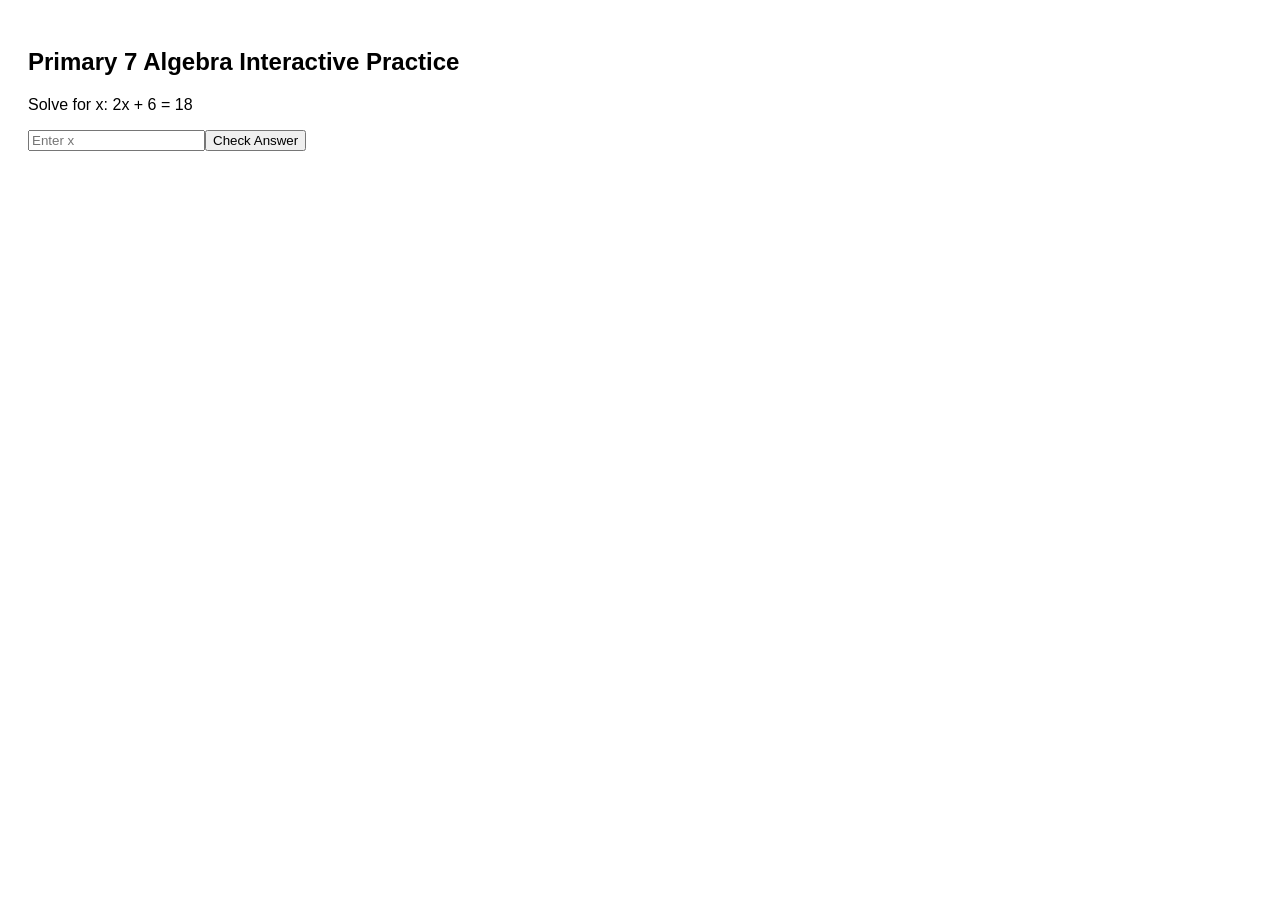
<file: storage/uploads/materials/sample_p7_math_algebra_activity.html>
<!DOCTYPE html><html><head><title>NCDC Interactive Math Activity</title></head><body style="font-family:sans-serif;padding:20px;"><h2>Primary 7 Algebra Interactive Practice</h2><p>Solve for x: 2x + 6 = 18</p><input type="number" id="ans" placeholder="Enter x"><button onclick="alert(document.getElementById('ans').value == 6 ? 'Correct!' : 'Try again!')">Check Answer</button></body></html>
</file>
